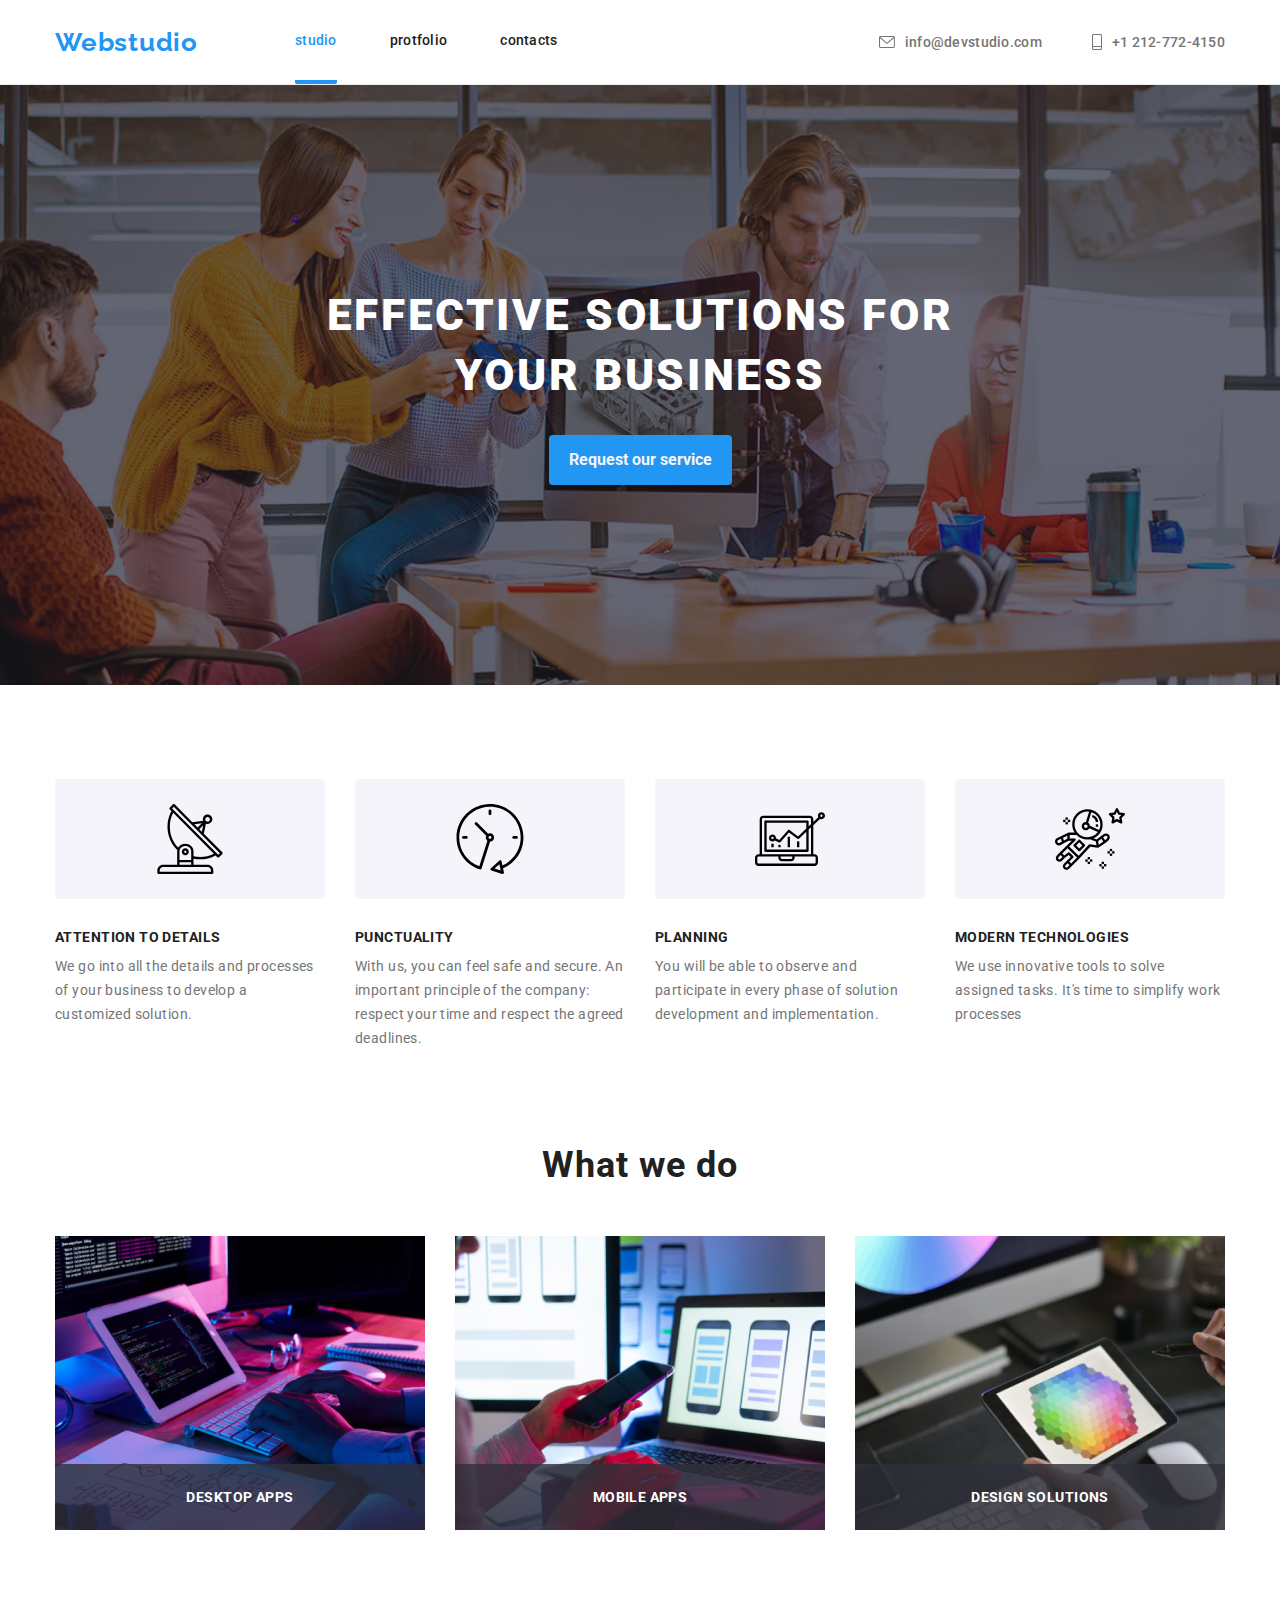
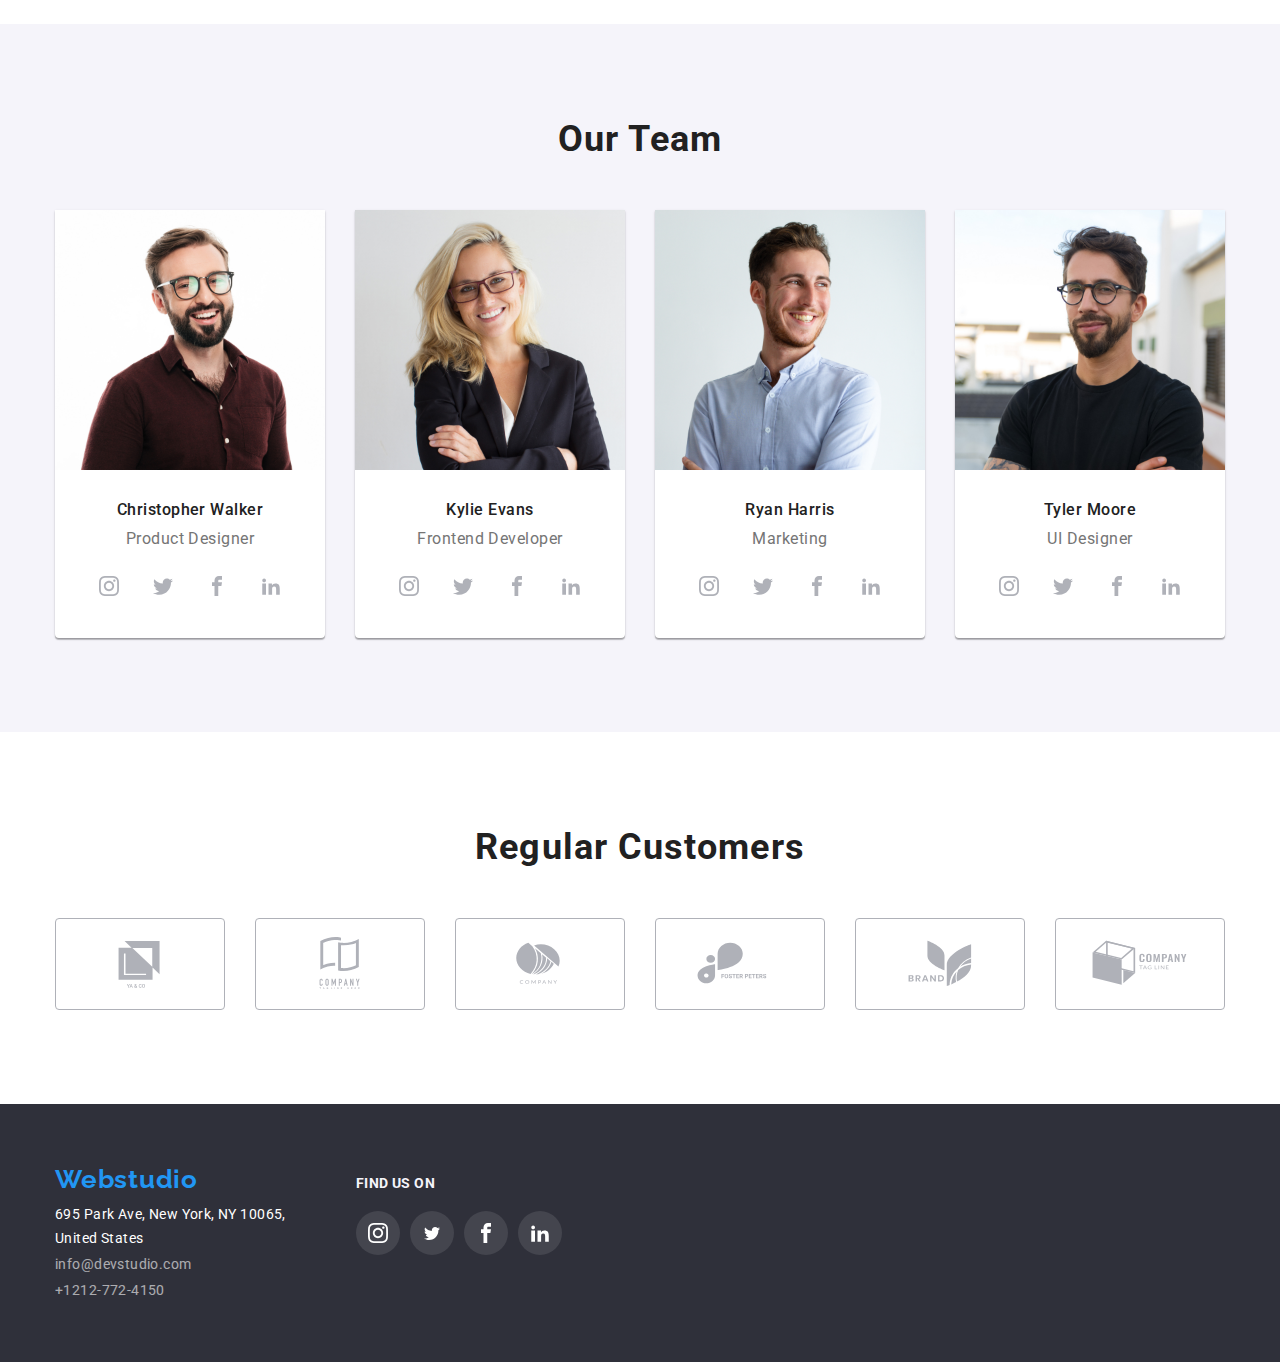
<file: index.html>
<!DOCTYPE html>
<html lang="en">
  <head>
    <meta charset="UTF-8" />
    <meta http-equiv="X-UA-Compatible" content="IE=edge" />
    <meta name="viewport" content="width=device-width, initial-scale=1.0" />
    <link rel="preconnect" href="https://fonts.googleapis.com" />
    <link rel="preconnect" href="https://fonts.gstatic.com" crossorigin />
    <link
      rel="stylesheet"
      href="https://cdnjs.cloudflare.com/ajax/libs/modern-normalize/1.1.0/modern-normalize.min.css"
    />
    <link
      href="https://fonts.googleapis.com/css2?family=Raleway:wght@700&family=Roboto:wght@400;500;700;900&display=swap"
      rel="stylesheet"
    />
    <link rel="stylesheet" href="css/style.css" />
    <title>Homework</title>
  </head>
  <body>
    <!-- HEADER -->
    <header class="header">
      <div class="container header-container">
        <a href="index.html" class="header-logo">Webstudio</a>
        <nav>
          <ul class="nav-list">
            <li class="nav-item">
              <a href="index.html" class="nav-link nav-link-current"> studio</a>
            </li>
            <li class="nav-item"><a href="portfolio.html" class="nav-link">protfolio</a></li>
            <li class="nav-item"><a href="contacts.html" class="nav-link">contacts</a></li>
          </ul>
        </nav>
        <ul class="contact-list">
          <li class="contact-item">
            <a href="mailto:info@devstudio.com" class="contact-link">
              <svg class="contact-link-icon" width="16" height="12">
                <use href="img/sprite.svg#icon-envelope"></use>
              </svg>
              info@devstudio.com
            </a>
          </li>
          <li class="contact-item">
            <a href="tel:+380961111111" class="contact-link">
              <svg class="contact-link-icon" width="10" height="16">
                <use href="img/sprite.svg#icon-phone"></use>
              </svg>
              +1 212-772-4150
            </a>
          </li>
        </ul>
      </div>
    </header>
    <main>
      <!-- HERO SECTION -->
      <section class="hero-section">
        <div class="container">
          <h1 class="hero-title">
            EFFECTIVE SOLUTIONS FOR <br />
            YOUR BUSINESS
          </h1>
          
          <button type="button" class="hero-button"  data-modal-open>Request our service</button>
          


        </div>
      </section>

      <!-- FEATURES SECTION -->
      <section class="feature-section">
        <div class="container container-feature">
          <h2 class="feature-Call">Our Features</h2>
          <ul class="feature-list">
            <li class="feature-item">
              <div class="feature-item-icon-warpper">
                <svg class="feature-item-icon" witdh="65" height="70">
                  <use href="img/sprite.svg#icon-antenna"></use>
                </svg>
              </div>
              <h3 class="feature-title">ATTENTION TO DETAILS</h3>
              <p class="feature-text">
                We go into all the details and processes of your business to develop a customized
                solution.
              </p>
            </li>
            <li class="feature-item">
              <div class="feature-item-icon-warpper">
                <svg class="feature-item-icon" witdh="70" height="70">
                  <use href="img/sprite.svg#icon-clock"></use>
                </svg>
              </div>
              <h3 class="feature-title">PUNCTUALITY</h3>
              <p class="feature-text">
                With us, you can feel safe and secure. An important principle of the company:
                respect your time and respect the agreed deadlines.
              </p>
            </li>
            <li class="feature-item">
              <div class="feature-item-icon-warpper">
                <svg class="feature-item-icon" witdh="70" height="70">
                  <use href="img/sprite.svg#icon-diagram"></use>
                </svg>
              </div>
              <h3 class="feature-title">PLANNING</h3>
              <p class="feature-text">
                You will be able to observe and participate in every phase of solution development
                and implementation.
              </p>
            </li>
            <li class="feature-item">
              <div class="feature-item-icon-warpper">
                <svg class="feature-item-icon" witdh="70" height="70">
                  <use href="img/sprite.svg#icon-astronaut"></use>
                </svg>
              </div>
              <h3 class="feature-title">MODERN TECHNOLOGIES</h3>
              <p class="feature-text">
                We use innovative tools to solve assigned tasks. It's time to simplify work
                processes
              </p>
            </li>
          </ul>
        </div>
      </section>

      <!-- WHAT WE DO SECTION -->
      <section class="what-section">
        <div class="container">
          <h2 class="what-title">What we do</h2>
          <ul class="what-list">
            <li class="what-item">
              <img
                src="img/what-we-do.jpg"
                alt="Whatwedo"
                width="370px"
                hight="294px"
                class="what-img"
              />

              <span class="what-span">DESKTOP APPS</span>
            </li>
            <li class="what-item">
              <img
                src="img/what-we-do-2.jpg"
                alt="Whatwedo"
                width="370px"
                hight="294px"
                class="what-img"
              />
              <span class="what-span">Mobile APPS</span>
            </li>
            <li class="what-item">
              <img
                src="img/what-we-do-3.jpg"
                alt="Whatwedo"
                width="370px"
                hight="294px"
                class="what-img"
              />
              <span class="what-span">DESIGN SOLUTIONS</span>
            </li>
          </ul>
        </div>
      </section>

      <!-- TEAM SECTION -->
      <section class="team-section">
        <div class="container">
          
          <h2 class="team-title">Our Team</h2>
          <ul class="team-list">
            <li class="team-item">
              <img
                src="img/Christopher-Walker.jpg"
                alt="Christopher Walker"
                width="270px"
                hight="260px"
              />
              <h3 class="team-name">Christopher Walker</h3>
              <p class="team-job">Product Designer</p>
              <ul class="team-socials-list">
                <li class="team-socials-item">
                  <a href="#" class="team-socials-link">
                    <svg class="team-socials-link-icon" witdh="20" height="20">
                      <use href="img/sprite.svg#icon-instagram"></use>
                    </svg>
                  </a>
                </li>
                <li class="team-socials-item">
                  <a href="#" class="team-socials-link">
                    <svg class="team-socials-link-icon" witdh="20" height="20">
                      <use href="img/sprite.svg#icon-twitter"></use>
                    </svg>
                  </a>
                </li>
                <li class="team-socials-item">
                  <a href="#" class="team-socials-link">
                    <svg class="team-socials-link-icon" witdh="10" height="20">
                      <use href="img/sprite.svg#icon-facebook"></use>
                    </svg>
                  </a>
                </li>
                <li class="team-socials-item">
                  <a href="#" class="team-socials-link">
                    <svg class="team-socials-link-icon" witdh="20" height="20">
                      <use href="img/sprite.svg#icon-linkedin"></use>
                    </svg>
                  </a>
                </li>
              </ul>
            </li>
            <li class="team-item">
              <img src="img/Kylie-Evans.jpg" alt="Kylie Evans" width="270px" hight="260px" />
              <h3 class="team-name">Kylie Evans</h3>
              <p class="team-job">Frontend Developer</p>
              <ul class="team-socials-list">
                <li class="team-socials-item">
                  <a href="#" class="team-socials-link">
                    <svg class="team-socials-link-icon" witdh="20" height="20">
                      <use href="img/sprite.svg#icon-instagram"></use>
                    </svg>
                  </a>
                </li>
                <li class="team-socials-item">
                  <a href="#" class="team-socials-link">
                    <svg class="team-socials-link-icon" witdh="20" height="20">
                      <use href="img/sprite.svg#icon-twitter"></use>
                    </svg>
                  </a>
                </li>
                <li class="team-socials-item">
                  <a href="#" class="team-socials-link">
                    <svg class="team-socials-link-icon" witdh="10" height="20">
                      <use href="img/sprite.svg#icon-facebook"></use>
                    </svg>
                  </a>
                </li>
                <li class="team-socials-item">
                  <a href="#" class="team-socials-link">
                    <svg class="team-socials-link-icon" witdh="20" height="20">
                      <use href="img/sprite.svg#icon-linkedin"></use>
                    </svg>
                  </a>
                </li>
              </ul>
            </li>
            <li class="team-item">
              <img src="img/Ryan-Harris.jpg" alt="Ryan Harris" width="270px" hight="260px" />
              <h3 class="team-name">Ryan Harris</h3>
              <p class="team-job">Marketing</p>
              <ul class="team-socials-list">
                <li class="team-socials-item">
                  <a href="#" class="team-socials-link">
                    <svg class="team-socials-link-icon" witdh="20" height="20">
                      <use href="img/sprite.svg#icon-instagram"></use>
                    </svg>
                  </a>
                </li>
                <li class="team-socials-item">
                  <a href="#" class="team-socials-link">
                    <svg class="team-socials-link-icon" witdh="20" height="20">
                      <use href="img/sprite.svg#icon-twitter"></use>
                    </svg>
                  </a>
                </li>
                <li class="team-socials-item">
                  <a href="#" class="team-socials-link">
                    <svg class="team-socials-link-icon" witdh="10" height="20">
                      <use href="img/sprite.svg#icon-facebook"></use>
                    </svg>
                  </a>
                </li>
                <li class="team-socials-item">
                  <a href="#" class="team-socials-link">
                    <svg class="team-socials-link-icon" witdh="20" height="20">
                      <use href="img/sprite.svg#icon-linkedin"></use>
                    </svg>
                  </a>
                </li>
              </ul>
            </li>
            <li class="team-item">
              <img src="img/Tyler-Moore.jpg" alt="Tyler Moore" width="270px" hight="260px" />
              <h3 class="team-name">Tyler Moore</h3>
              <p class="team-job">UI Designer</p>
              <ul class="team-socials-list">
                <li class="team-socials-item">
                  <a href="#" class="team-socials-link">
                    <svg class="team-socials-link-icon" witdh="20" height="20">
                      <use href="img/sprite.svg#icon-instagram"></use>
                    </svg>
                  </a>
                </li>
                <li class="team-socials-item">
                  <a href="#" class="team-socials-link">
                    <svg class="team-socials-link-icon" witdh="20" height="20">
                      <use href="img/sprite.svg#icon-twitter"></use>
                    </svg>
                  </a>
                </li>
                <li class="team-socials-item">
                  <a href="#" class="team-socials-link">
                    <svg class="team-socials-link-icon" witdh="10" height="20">
                      <use href="img/sprite.svg#icon-facebook"></use>
                    </svg>
                  </a>
                </li>
                <li class="team-socials-item">
                  <a href="#" class="team-socials-link">
                    <svg class="team-socials-link-icon" witdh="20" height="20">
                      <use href="img/sprite.svg#icon-linkedin"></use>
                    </svg>
                  </a>
                </li>
              </ul>
            </li>
          </ul>
        </div>
      </section>

      <!-- CUSTOMERS SECTION -->
      <section class="clients-section">

        <div class="container">
          
          <h2 class="clinet-title">Regular Customers</h2>
          
          <ul class="client-list">
            <li class="client-item">
              <a href="#" class="client-item-link">
                <svg class="client-item-icon" witdh="106" height="60">
                  <use href="img/sprite.svg#icon-Logo"></use>
                </svg>
              </a>
            </li>
            <li class="client-item">
              <a href="#" class="client-item-link">
                <svg class="client-item-icon" witdh="106" height="60">
                  <use href="img/sprite.svg#icon-Logo-1"></use>
                </svg>
              </a>
            </li>
            <li class="client-item">
              <a href="#" class="client-item-link">
                <svg class="client-item-icon" witdh="106" height="60">
                  <use href="img/sprite.svg#icon-Logo-2"></use>
                </svg>
              </a>
            </li>
            <li class="client-item">
              <a href="#" class="client-item-link">
                <svg class="client-item-icon" witdh="106" height="60">
                  <use href="img/sprite.svg#icon-Logo-3"></use>
                </svg>
              </a>
            </li>
            <li class="client-item">
              <a href="#" class="client-item-link">
                <svg class="client-item-icon" witdh="106" height="60">
                  <use href="img/sprite.svg#icon-Logo-4"></use>
                </svg>
              </a>
            </li>
            <li class="client-item">
              <a href="#" class="client-item-link">
                <svg class="client-item-icon" witdh="106" height="60">
                  <use href="img/sprite.svg#icon-Logo-5"></use>
                </svg>
              </a>
            </li>
          </ul>
        </div>
        </div>
      </section>
    </main>

    <!-- FOOTER -->
    <footer class="footer">
      <div class="container container-footer">
        <div class="footer-left-side">
          <a href="index.html" class="footer-logo">Webstudio</a>
          <address class="address-contact">
            <ul class="address-list">
              <li class="address-item">
                <a href="https://goo.gl/maps/CnqDFNbSAixEbh4s5" target="_blank" class="address-map"
                  >695 Park Ave, New York, NY 10065,<br> United States
                </a>
              </li>
              <li class="address-item">
                <a href="mailto:info@devstudio.com" class="address-mailto">info@devstudio.com</a>
              </li>
              <li class="address-item">
                <a href="tel:+12127724150 " class="address-tel"> +1212-772-4150</a>
              </li>
            </ul>
          </address>
        </div>
        <div class="footer-middle-side">
          <h3 class="footer-social-title">Find us on</h3>
          <ul class="footer-social-list">
            <li class="footer-social-item">
              <a href="#" class="footer-social-link">
                <svg class="footer-social-link-icon" witdh="20" height="20">
                  <use href="img/sprite.svg#icon-instagram"></use>
                </svg>
              </a>
            </li>
            <li class="footer-social-item">
              <a href="#" class="footer-social-link">
                <svg class="footer-social-link-icon" witdh="20" height="16">
                  <use href="img/sprite.svg#icon-twitter"></use>
                </svg>
              </a>
            </li>
            <li class="footer-social-item">
              <a href="#" class="footer-social-link">
                <svg class="footer-social-link-icon" witdh="10" height="20">
                  <use href="img/sprite.svg#icon-facebook"></use>
                </svg>
              </a>
            </li>
            <li class="footer-social-item">
              <a href="#" class="footer-social-link">
                <svg class="footer-social-link-icon" witdh="10" height="20">
                  <use href="img/sprite.svg#icon-linkedin"></use>
                </svg>
              </a>
            </li>
          </ul>
        </div>
      </div>
      <div class="backdrop  is-hidden " data-modal>
        <div class="modal-window">
          <button type="button" class="closed-button" data-modal-close><span class="x-size">&times</span></button> 

          </div>

      </div>
    </footer>

    <script src="./js/modal.js"></script>
  </body>
</html>
</file>
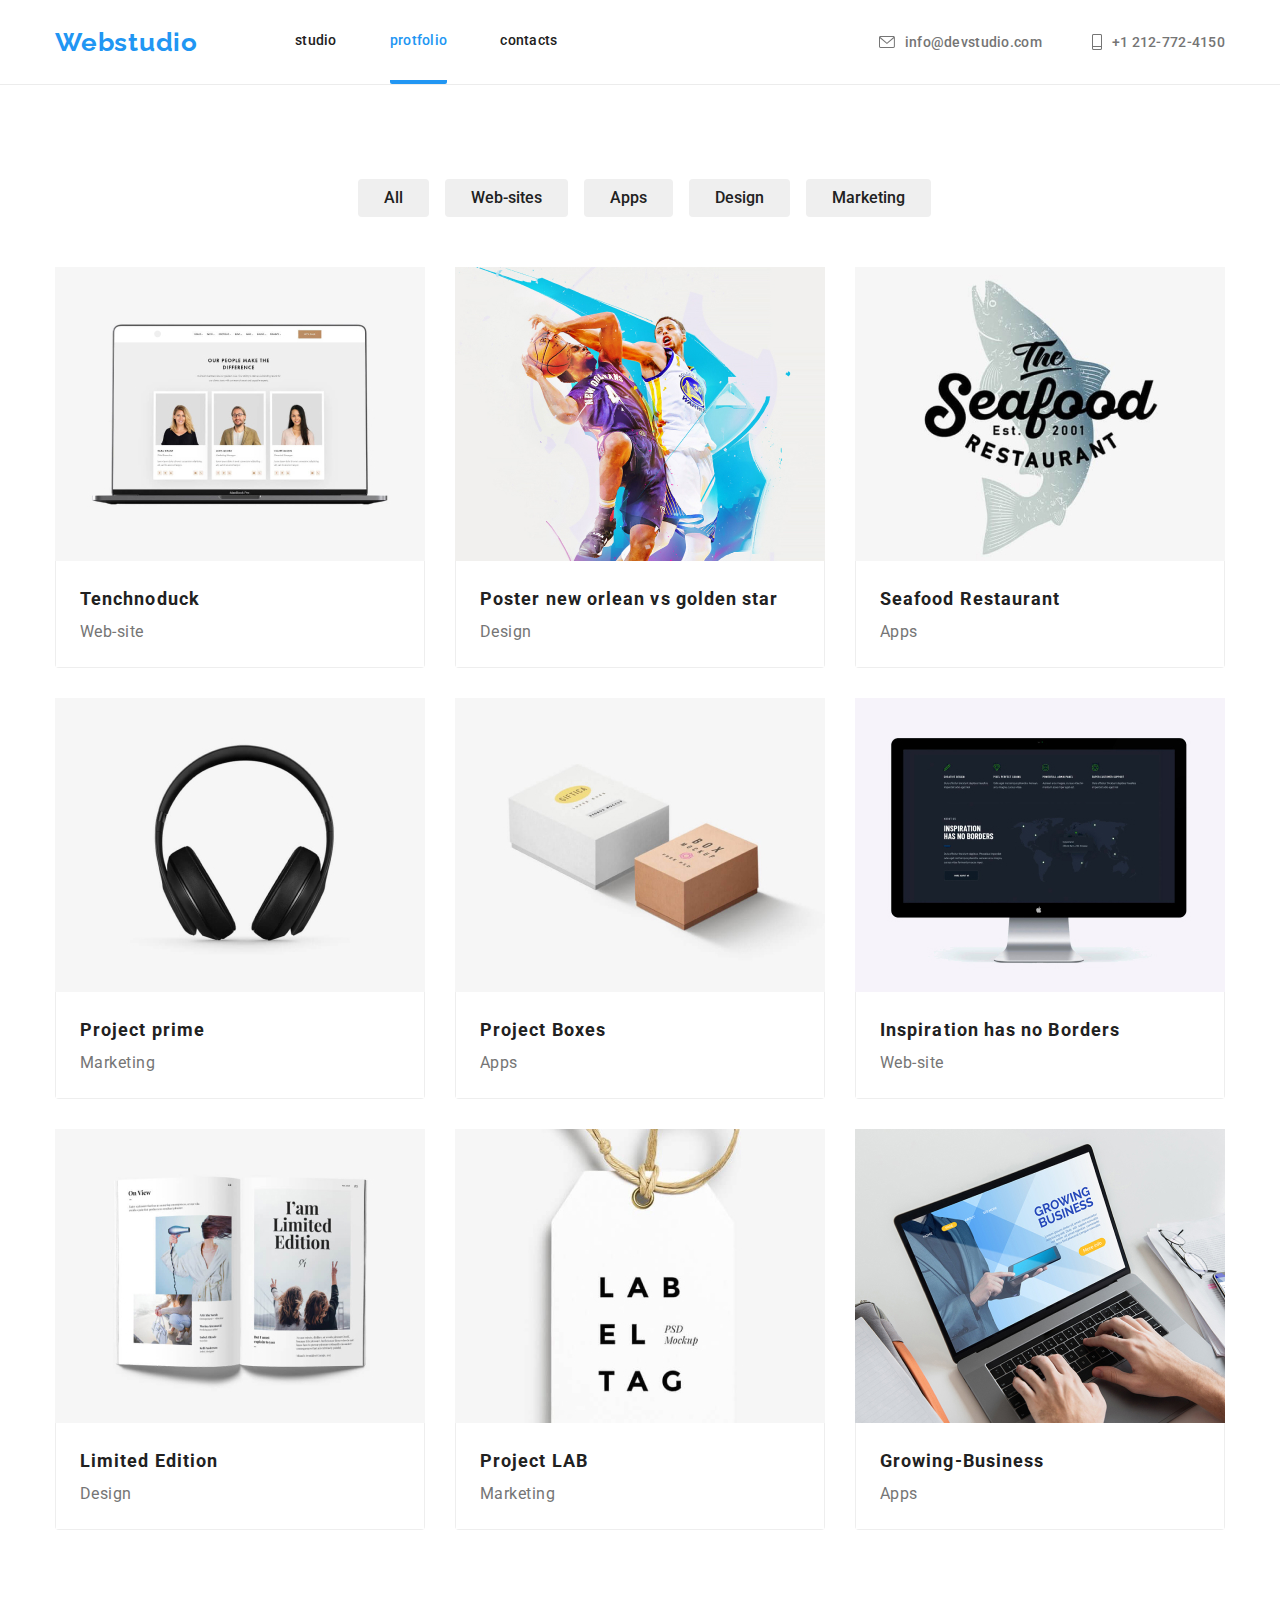
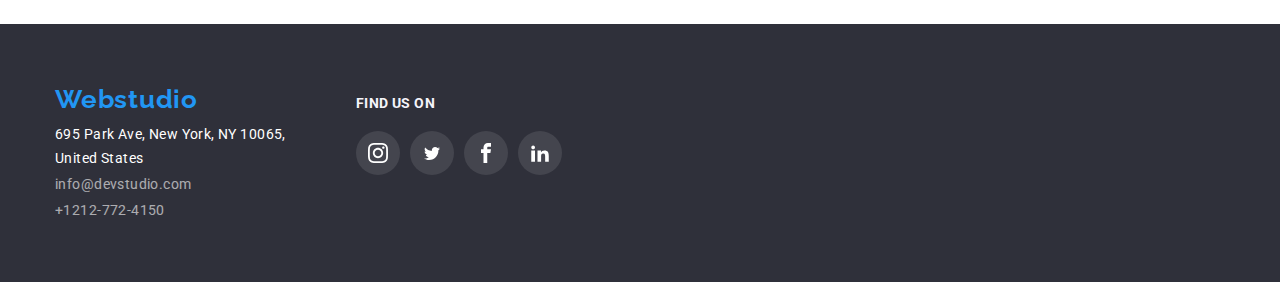
<file: portfolio.html>
<!DOCTYPE html>
<html lang="en">
  <head>
    <meta charset="UTF-8" />
    <meta http-equiv="X-UA-Compatible" content="IE=edge" />
    <meta name="viewport" content="width=device-width, initial-scale=1.0" />
    <link rel="preconnect" href="https://fonts.googleapis.com" />
    <link rel="preconnect" href="https://fonts.gstatic.com" crossorigin />
    <link
      rel="stylesheet"
      href="https://cdnjs.cloudflare.com/ajax/libs/modern-normalize/1.1.0/modern-normalize.min.css"
    />
    <link
      href="https://fonts.googleapis.com/css2?family=Raleway:wght@700&family=Roboto:wght@400;500;700;900&display=swap"
      rel="stylesheet"
    />
    <link rel="stylesheet" href="css/style.css" />
    <title>Homework</title>
  </head>
  <body>

    <!-- HEADER -->
    <header class="header">
      <div class="container header-container">
        <a href="index.html" class="header-logo">Webstudio</a>
        <nav>
          <ul class="nav-list">
            <li class="nav-item">
              <a href="index.html" class="nav-link "> studio</a>
            </li>
            <li class="nav-item"><a href="portfolio.html" class="nav-link  nav-link-current ">protfolio</a></li>
            <li class="nav-item"><a href="contacts.html" class="nav-link">contacts</a></li>
          </ul>
        </nav>
        <ul class="contact-list">
          <li class="contact-item">
            <a href="mailto:info@devstudio.com" class="contact-link">
              <svg class="contact-link-icon" width="16" height="12">
                <use href="img/sprite.svg#icon-envelope"></use>
              </svg>
              info@devstudio.com
            </a>
          </li>
          <li class="contact-item">
            <a href="tel:+380961111111" class="contact-link">
              <svg class="contact-link-icon" width="10" height="16">
                <use href="img/sprite.svg#icon-phone"></use>
              </svg>
              +1 212-772-4150
            </a>
          </li>
        </ul>
      </div>
    </header>
    <main>
      <section class="project-section">
        <div class="container">
          <h2 class="project-title">Our Projects</h2>

          <!-- BUTTONS LIST -->
          <ul class="button-list">
            <li class="all-item">
              <button type="button" class="all-button">All</button>
            </li>
            <li class="all-item">
              <button type="button" class="all-button">Web-sites</button>
            </li>
            <li class="all-item">
              <button type="button" class="all-button">Apps</button>
            </li>
            <li class="all-item">
              <button type="button" class="all-button">Design</button>
            </li>
            <li class="all-item">
              <button type="button" class="all-button">Marketing</button>
            </li>
          </ul>

          <!-- PROJECTS LIST -->
          <ul class="my-project-list">
            <li class="my-project-item">
              <div class="card-overlay">
              <img src="img/Tenchnoduck.jpg" alt="Tenchnoduck" width="370px" hight="294px" />


              <p class="overlay-text">Lorem ipsum dolor sit amet, consectetur adipisicing elit. Veritatis, aut. Hic odit provident ut mollitia?</p>


              </div>

              <div class="card-descripion">
               
                
                <h3 class="project-name">Tenchnoduck</h3>
               <p class="project-job">Web-site</p>
              </div>
            </li>
            <li class="my-project-item">
              <div class="card-overlay">
              <img class="my-project-image"
                src="img/Poster-new-orlean-vs-golden-star.jpg"
                alt="Poster new orlean vs golden star"
                width="370px"
                hight="294px"
              />
              <p class="overlay-text">Lorem ipsum dolor sit amet, consectetur adipisicing elit. Veritatis, aut. Hic odit provident ut mollitia?</p>

              </div>
              <div class="card-descripion">
                <h3 class="project-name">Poster new orlean vs golden star</h3>
                <p class="project-job">Design</p>
              </div>
            </li>
            <li class="my-project-item">
              <div class="card-overlay">
              <img
                src="img/Seafood-Restaurant.jpg"
                alt="Seafood Restaurant"
                width="370px"
                hight="294px"
              />
              <p  class="overlay-text">Lorem ipsum dolor sit amet consectetur adipisicing elit. Deleniti molestias cum minus sit perspiciatis asperiores!</p>
            </div>
              <div class="card-descripion">
                <h3 class="project-name">Seafood Restaurant</h3>
                <p class="project-job">Apps</p>
              </div>
            </li>
            <li class="my-project-item">
              <div class="card-overlay">
              <img src="img/Project-prime.jpg" alt="Project prime" width="370px" hight="294px" />
              <p  class="overlay-text">Lorem ipsum, dolor sit amet consectetur adipisicing elit. Hic ab dolore voluptate id tempore minima!</p>
              </div>
              <div class="card-descripion">
                <h3 class="project-name">Project prime</h3>
                <p class="project-job">Marketing</p>
              </div>
            </li>
            <li class="my-project-item">
              <div class="card-overlay">
              <img src="img/Project-Boxes.jpg" alt="Project Boxes" width="370px" hight="294px" />
              <p  class="overlay-text">Lorem ipsum, dolor sit amet consectetur adipisicing elit. Quisquam fuga laudantium, doloremque impedit minima cum?</p>
              </div>
              <div class="card-descripion">
                <h3 class="project-name">Project Boxes</h3>
                <p class="project-job">Apps</p>
              </div>
            </li>
            <li class="my-project-item">
              <div class="card-overlay">
              <img
                src="img/Inspiration-has-no-Borders.jpg"
                alt="Inspiration has no Borders"
                width="370px"
                hight="294px"
              />
              <p  class="overlay-text">Lorem ipsum dolor sit amet consectetur adipisicing elit. Possimus dolores, similique ab architecto vitae maxime?</p>
              </div>
              <div class="card-descripion">
                <h3 class="project-name">Inspiration has no Borders</h3>
                <p class="project-job">Web-site</p>
              </div>
            </li>
            <li class="my-project-item">
              <div class="card-overlay">
              <img
                src="img/Limited-Edition.jpg"
                alt="Limited Edition"
                width="370px"
                hight="294px"
              />
              <p  class="overlay-text">Lorem, ipsum dolor sit amet consectetur adipisicing elit. Porro aut ipsum reprehenderit quod velit pariatur.</p>
              </div>
              <div class="card-descripion">
                <h3 class="project-name">Limited Edition</h3>
                <p class="project-job">Design</p>
              </div>
            </li>
            <li class="my-project-item">
              <div class="card-overlay">
              <img src="img/Project-LAB.jpg" alt="Project LAB" width="370px" hight="294px" />
              <p  class="overlay-text">Lorem ipsum dolor sit amet consectetur adipisicing elit. Deleniti molestias cum minus sit perspiciatis asperiores!</p>
              </div>
              <div class="card-descripion">
                <h3 class="project-name">Project LAB</h3>
                <p class="project-job">Marketing</p>
              </div>
            </li>
            <li class="my-project-item">
              <div class="card-overlay">
              <img
                src="img/Growing-Business.jpg"
                alt="Growing-Business"
                width="370px"
                hight="294px"
              />
              <p  class="overlay-text">Lorem ipsum dolor sit amet consectetur adipisicing elit. Deleniti molestias cum minus sit perspiciatis asperiores!</p>
              
              </div>
              <div class="card-descripion">
                <h3 class="project-name">Growing-Business</h3>
                <p class="project-job">Apps</p>
              </div>
            </li>
          </ul>
        </div>
      </section>
    </main>

       <!-- FOOTER -->
       <footer class="footer">
        <div class="container container-footer">
          <div class="footer-left-side">
            <a href="index.html" class="footer-logo">Webstudio</a>
            <address class="address-contact">
              <ul class="address-list">
                <li class="address-item">
                  <a href="https://goo.gl/maps/CnqDFNbSAixEbh4s5" target="_blank" class="address-map"
                    >695 Park Ave, New York, NY 10065,<br> United States
                  </a>
                </li>
                <li class="address-item">
                  <a href="mailto:info@devstudio.com" class="address-mailto">info@devstudio.com</a>
                </li>
                <li class="address-item">
                  <a href="tel:+12127724150 " class="address-tel"> +1212-772-4150</a>
                </li>
              </ul>
            </address>
          </div>
          <div class="footer-middle-side">
            <h3 class="footer-social-title">Find us on</h3>
            <ul class="footer-social-list">
              <li class="footer-social-item">
                <a href="#" class="footer-social-link">
                  <svg class="footer-social-link-icon" witdh="20" height="20">
                    <use href="img/sprite.svg#icon-instagram"></use>
                  </svg>
                </a>
              </li>
              <li class="footer-social-item">
                <a href="#" class="footer-social-link">
                  <svg class="footer-social-link-icon" witdh="20" height="16">
                    <use href="img/sprite.svg#icon-twitter"></use>
                  </svg>
                </a>
              </li>
              <li class="footer-social-item">
                <a href="#" class="footer-social-link">
                  <svg class="footer-social-link-icon" witdh="10" height="20">
                    <use href="img/sprite.svg#icon-facebook"></use>
                  </svg>
                </a>
              </li>
              <li class="footer-social-item">
                <a href="#" class="footer-social-link">
                  <svg class="footer-social-link-icon" witdh="10" height="20">
                    <use href="img/sprite.svg#icon-linkedin"></use>
                  </svg>
                </a>
              </li>
            </ul>
          </div>
        </div>
      </footer>
  </body>
</html>
</file>
<file: css/style.css>
* {
  padding: 0;

  margin: 0;
  box-sizing: border-box;
}
:root {
  --primary-text-color: #212121;
  --secondry-text-color: #757575;
  --accent-color: #2196f3;
  --dark-background-color: #2f303a;
  --light-background-color: #f5f4fa;
}
body {
  font-family: 'Roboto';
  font-style: normal;
}

.container {
  max-width: 1200px;

  padding-left: 15px;

  padding-right: 15px;

  margin: 0 auto;
}

a {
  text-decoration: none;
}
a:hover,
a:focus {
  color: var(--accent-color);
}
a:active {
  color: var(--accent-color);
}

img {
  max-width: 100%;
  height: auto;
  display: block;
}

ul {
  list-style: none;
}

/*HEADER*/

.header {
  border-bottom: 1px solid #ececec;
}

.header-container 
{
  display: flex;

  align-items: center;
}

.header-logo 
{
  font-family: 'Raleway';

  font-style: normal;

  font-weight: 700;

  font-size: 26px;

  margin-right: 97px;

  line-height: calc(31 / 26);

  letter-spacing: 0.03em;

  color: var(--accent-color);
}

.nav-list 
{
  display: flex;
}

.nav-item:not(:last-child) {
  margin-right: 53px;
}

.nav-link 
{
  font-weight: 500;

  font-size: 14px;

  padding: 32px 0;

  display: block;

  line-height: calc(16 / 14);

  letter-spacing: 0.02em;

  color: var(--primary-text-color);
  position: relative;

  transition: color 250ms cubic-bezier(0.4, 0, 0.2, 1),background-color 250ms cubic-bezier(0.4, 0, 0.2, 1) ;

}

.nav-link:hover,
.nav-link:focus {
  color: var(--accent-color);

}




.nav-link-current {
  color: var(--accent-color);

  border-bottom: 4px solid var(--accent-color);
  border-radius: 2px;
}

.contact-list {
  display: flex;
  margin-left: auto;
}

.contact-item:not(:last-child) {
  margin-right: 50px;
}

.contact-link {
  font-weight: 500;

  font-size: 14px;

  line-height: calc(16 / 14);

  letter-spacing: 0.02em;

  color: var(--secondry-text-color);

  padding: 32px 0;

  display: flex;

  align-items: center;

  transition: color 250ms cubic-bezier(0.4, 0, 0.2, 1);

  position: relative;
}

.contact-link-icon {
  fill: currentColor;
  margin-right: 10px;
  
}

/*Main*/
.hero-section {
  background-color: var(--dark-background-color);

  padding: 200px 0;

  background-image: linear-gradient(rgba(47, 48, 58, 0.4), rgba(47, 48, 58, 0.4)),
    url(../img/back-ground-img-hero.jpg);

  background-size: cover;

  background-repeat: no-repeat;

  background-position: center;
}

.backdrop
{
  position: fixed;

  top: 0;

  left: 0;

  width: 100%;

  height:100%;

  visibility: visible;

  opacity: 1;

  background-color: rgba(0, 0, 0, 0.2);



}
.is-hidden
{
  opacity: 0;

  visibility: hidden;

  pointer-events: none;
}
.modal-window

{
  position: absolute;

  width: 528px;

  height: 581px;

  
  background: #FFFFFF;
  box-shadow: 0px 1px 3px rgba(0, 0, 0, 0.12), 0px 1px 1px rgba(0, 0, 0, 0.14), 0px 2px 1px rgba(0, 0, 0, 0.2);
  border-radius: 4px;

  top:50%;

  left: 50%;


transform: translate(-50% ,-50%);


}
.closed-button
{
position: absolute;

  border: 1px solid rgba(0, 0, 0, 0.1);

  top: 1%;
  right: 1%;

  background-color: #FFFFFF;

  border-radius: 50%;

}


.closed-button:hover,
.closed-button:focus
{
  color: var(--accent-color);
  background-color: var(--primary-text-color);

  cursor: pointer;
}

.x-size
{
  display: flex;
    width: 20px;
    height: 20px;
    align-items: center;
    justify-content: center;
}


.hero-title {
  font-weight: 900;

  font-size: 44px;

  line-height: calc(60 / 44);

  align-items: center;

  text-align: center;

  letter-spacing: 0.06em;

  text-transform: uppercase;

  color: white;

  margin-bottom: 30px;
}
.hero-button {
  font-family: 'Roboto';

  background-color: var(--accent-color);

  display: block;

  margin: 0 auto;

  padding: 10px 20px;

  box-shadow: 0px 4px 4px rgba(0, 0, 0, 0.15);

  border-radius: 4px;

  border: none;

  cursor: pointer;

  font-weight: 700;

  font-size: 16px;

  line-height: calc(30 / 16);

  color: var(--light-background-color);

  transition: color 250ms cubic-bezier(0.4, 0, 0.2, 1),background-color 250ms cubic-bezier(0.4, 0, 0.2, 1) ;


}
.hero-button:hover,
.hero-button:focus {
  color: orange;

  background-color: red;
  
}

.hero-text {
  font-weight: 700;

  font-size: 16px;

  line-height: calc(30 / 16);

  display: flex;

  align-items: center;

  text-align: center;

  letter-spacing: 0.06em;

  color: var(--light-background-color);
}

/*FEATURES SECTIONS */

.feature-section {
  padding-top: 94px;

  padding-bottom: 94px;
}

.feature-list {
  display: flex;
}

.feature-Call {
  position: absolute;
  width: 1px;
  height: 1px;
  margin: -1px;
  border: 0;
  padding: 0;
  white-space: nowrap;
  clip-path: inset(100%);
  clip: rect(0 0 0 0);
  overflow: hidden;
}

.feature-title {
  font-weight: 700;

  font-size: 14px;

  line-height: calc(16 / 14);

  letter-spacing: 0.03em;

  text-transform: uppercase;

  margin-bottom: 9px;

  color: var(--primary-text-color);
}

.feature-text {
  font-weight: 400;
  font-size: 14px;
  line-height: calc(24 / 14);
  letter-spacing: 0.03em;
}

.feature-item {
  font-weight: 400;

  font-size: 14px;

  line-height: calc(24 / 14);

  letter-spacing: 0.03em;

  width: 270px;

  color: var(--secondry-text-color);
}

.feature-item:not(:last-child) {
  margin-right: 30px;
}

.feature-item-icon-warpper {
  background-color: #f5f4fa;

  padding: 25px 0;

  border-radius: 4px;

  margin-bottom: 30px;

  display: flex;

  align-items: center;

  justify-content: center;
}

/*WHAT SECTION */

.what-section {
  text-align: center;

  padding-bottom: 94px;
}

.what-list {
  display: flex;
}

.what-title {
  font-weight: 700;

  font-size: 36px;

  line-height: calc(42 / 36);

  letter-spacing: 0.03em;

  margin-bottom: 50px;

  color: var(--primary-text-color);
}

.what-item:not(:first-child) {
  margin-left: 30px;
}

.what-item
{
  position: relative;
}

.what-span
{


  position: absolute;
  bottom:0;
  font-weight: 700;
  font-size: 14px;
  line-height: 16px;
  
  justify-content: center;
  letter-spacing: 0.03em;
  text-transform: uppercase;
  display: flex;
  width:100%;
  
  color: #FFFFFF;
  padding: 25px 0;
  background-color: rgba(47, 48, 58, 0.8);
}


/* TEAM-SECTION*/

.team-list {
  display: flex;
}

.team-section {
  background-color: var(--light-background-color);

  padding-top: 94px;

  padding-bottom: 94px;
}

.team-title {
  text-align: center;

  font-weight: 700;

  font-size: 36px;

  margin-bottom: 50px;

  line-height: calc(42 / 36);

  letter-spacing: 0.03em;

  color: var(--primary-text-color);
}

.team-item:not(:first-child) {
  margin-left: 30px;
}
.team-item {
  background-color: #ffffff;

  box-shadow: 0px 1px 3px rgba(0, 0, 0, 0.12), 0px 1px 1px rgba(0, 0, 0, 0.14), 0px 2px 1px rgba(0, 0, 0, 0.2);
border-radius: 0px 0px 4px 4px;
}

.team-name {
  font-weight: 500;

  font-size: 16px;

  line-height: calc(19 / 16);

  padding-top: 30px;

  margin-bottom: 10px;

  text-align: center;

  letter-spacing: 0.03em;

  color: var(--primary-text-color);
}
.team-job {
  font-weight: 400;

  font-size: 16px;

  line-height: calc(19 / 16);

  padding-bottom: 16px;

  text-align: center;

  letter-spacing: 0.03em;

  color: var(--secondry-text-color);
}

.team-socials-list {
  display: flex;

  justify-content: center;

  padding-bottom: 30px;
}
.team-socials-item:not(:last-child) {
  margin-right: 10px;
}
.team-socials-link {
  width: 44px;

  height: 44px;

  border-radius: 50%;

  display: flex;

  align-items: center;

  justify-content: center;

  color:  #AFB1B8;

  transition: color 250ms cubic-bezier(0.4, 0, 0.2, 1),background-color 250ms cubic-bezier(0.4, 0, 0.2, 1); 
}

.team-socials-link:hover,
.team-socials-link:focus {
  background-color: var(--accent-color);

  color: white;

 
}
.team-socials-link-icon {
  fill: currentColor;
}

/*PROTFOLIO*/

.project-section {
  display: flex;

  padding-bottom: 94px;

  padding-top: 94px;
}

.all-section {
  color: var(--light-background-color);
}

.project-title {
  position: absolute;
  width: 1px;
  height: 1px;
  margin: -1px;
  border: 0;
  padding: 0;
  white-space: nowrap;
  clip-path: inset(100%);
  clip: rect(0 0 0 0);
  overflow: hidden;
}

.button-list {
  display: flex;

  justify-content: center;

  margin-bottom: 50px;
}

.all-item:not(:first-child) {
  margin-left: 8px;
}

.all-button {
  font-family: 'Roboto';

  color: var(--primary-text-color);

  border-radius: 4px;

  margin-left: 8px;

  font-weight: 500;

  font-size: 16px;

  line-height: calc(26 / 16);

  border: none;

  padding: 6px 26px;

  cursor: pointer;
  transition: color 250ms cubic-bezier(0.4, 0, 0.2, 1);
}

.all-button:hover,
.all-button:focus {
  background-color: var(--accent-color);

  color: white;
  box-shadow: 0px 3px 1px rgba(0, 0, 0, 0.1),
   0px 1px 2px rgba(0, 0, 0, 0.08), 0px 2px 2px
    rgba(0, 0, 0, 0.12);
  
    


}

.all-button-current {
  color: var(--accent-color);
}

.all-text {
  font-weight: 500;

  font-size: 16px;

  line-height: calc(26 / 16);

  letter-spacing: 0.03em;

  color: var(--primary-text-color);
}

.my-project-list {
  display: flex;

  flex-wrap: wrap;

  margin-top: calc(-1 * 30px);

  margin-left: calc(-1 * 30px);
}

.my-project-item {
  margin-top: 30px;

  margin-left: 30px;

  flex-basis: calc(100% / 3 - 30px);

 
border-radius: 0px 0px 4px 4px;


position: relative;

overflow: hidden;



}
.my-project-item:hover,
.my-project-item:focus

{
  box-shadow: 0px 3px 1px rgba(0, 0, 0, 0.1),
  0px 1px 2px rgba(0, 0, 0, 0.08), 0px 2px 2px
   rgba(0, 0, 0, 0.12);
}




.my-project-item:hover .overlay-text,
.my-project-item:focus .overlay-text
{
  transform: translateY(0%);
}




.project-name {
  font-weight: 700;

  font-size: 18px;

  line-height: calc(36 / 18);

  letter-spacing: 0.06em;

  color: var(--primary-text-color);
}

.card-descripion {
  padding: 20px 24px;

  border-left: 1px solid #eeeeee;

  border-right: 1px solid #eeeeee;

  border-bottom: 1px solid #eeeeee;
}


.card-overlay
{
  position: relative;

  overflow: hidden;
}


.overlay-text
{


font-weight: 400;
font-size: 18px;
line-height:calc(28/18);


letter-spacing: 0.03em;

color: #FFFFFF;

background: rgba(33, 150, 243, 0.9);

position: absolute;

top:0;
left:0 ;

height: 100%;

display: flex;

align-items: center;

padding: 20px;

transform:translateY(100%);

transition: transform 250ms cubic-bezier(0.4, 0, 0.2, 1);
}



.project-job {
  font-weight: 400;

  font-size: 16px;

  line-height: calc(30 / 16);

  letter-spacing: 0.03em;

  color: var(--secondry-text-color);
}
.clients-section
{
  padding-top: 94px;

  padding-bottom: 94px; 
}



.client-list 
{
  display: flex;

}


.client-item:not(:last-child)
{
  margin-right:30px;
}

.client-item-link
{
  
  border: 1px solid #afb1b8;
  border-radius: 4px;
  width:170px;

  height:92px;
  display: flex;

  align-items: center;

  justify-content: center;

  color: #AFB1B8;

  transition: color 250ms cubic-bezier(0.4, 0, 0.2, 1),border-color 250ms cubic-bezier(0.4, 0, 0.2, 1) 
}


.client-item-link:hover,
.client-item-link:focus
{
  border-color:currentColor;
  color: #2196F3;
}
.clinet-title {

  font-weight: 700;
font-size: 36px;
line-height: calc(42/36);
text-align: center;
letter-spacing: 0.03em;



color: var(--primary-text-color);

margin-bottom:50px;


}
.client-item-icon 
{
  fill: currentColor;
  
}

/*Footer*/
.footer {
  padding: 60px 0;
  background-color: var(--dark-background-color);
}

.container-footer {
  display: flex;

  align-items: baseline;
}

.footer-logo {
  font-family: 'Raleway';

  font-style: normal;

  font-weight: 700;

  font-size: 26px;

  line-height: calc(31 / 26);

  letter-spacing: 0.03em;

  color: var(--accent-color);

  margin-bottom: 5px;
  display: block;
}

.address-contact {
  font-style: normal;

  font-family: 'Roboto';

  font-style: normal;

  font-weight: 400;

  font-size: 14px;

  line-height: calc(24 / 14);

  display: flex;
}

.address-item {
  margin-top: 2px;
}

.address-map {
  font-family: 'Roboto';

  font-weight: 400;

  font-size: 14px;

  line-height: calc(24 / 14);

  letter-spacing: 0.03em;

  font-style: normal;

  color: white;

  text-align: center;
}

.address-mailto {
  font-family: 'Roboto';

  font-weight: 400;

  font-size: 14px;
  line-height: calc(24 / 14);

  letter-spacing: 0.03em;

  color: #ffffff;
  opacity: 0.6;
}
.address-tel {
  font-weight: 400;

  font-size: 14px;

  line-height: calc(24 / 14);

  letter-spacing: 0.03em;

  color: #ffffff;
  opacity: 0.6;
}
.footer-middle-side {
  margin-left: 70px;

}

.footer-social-title
{
  font-weight: 700;
font-size: 14px;
line-height:calc(16/14);
letter-spacing: 0.03em;

text-transform: uppercase;
color: var(--light-background-color);
margin-bottom: 20px;
}

.footer-social-list 
{
  display: flex;
}



.footer-social-link {
  width: 44px;

  height: 44px;

  border-radius: 50%;

  display: flex;

  align-items: center;

  justify-content: center;

  background-color:#ffffff1a ;
  transition: color 250ms cubic-bezier(0.4, 0, 0.2, 1),background-color 250ms cubic-bezier(0.4, 0, 0.2, 1) 

}
.footer-social-link:hover,
.footer-social-link:focus {
  background-color:var(--accent-color);

 

  color: white;
}
.footer-social-item:not(:last-child)
{
  margin-right: 10px;
}

.footer-social-link-icon {
  fill:#ffffff;
 
}
</file>
